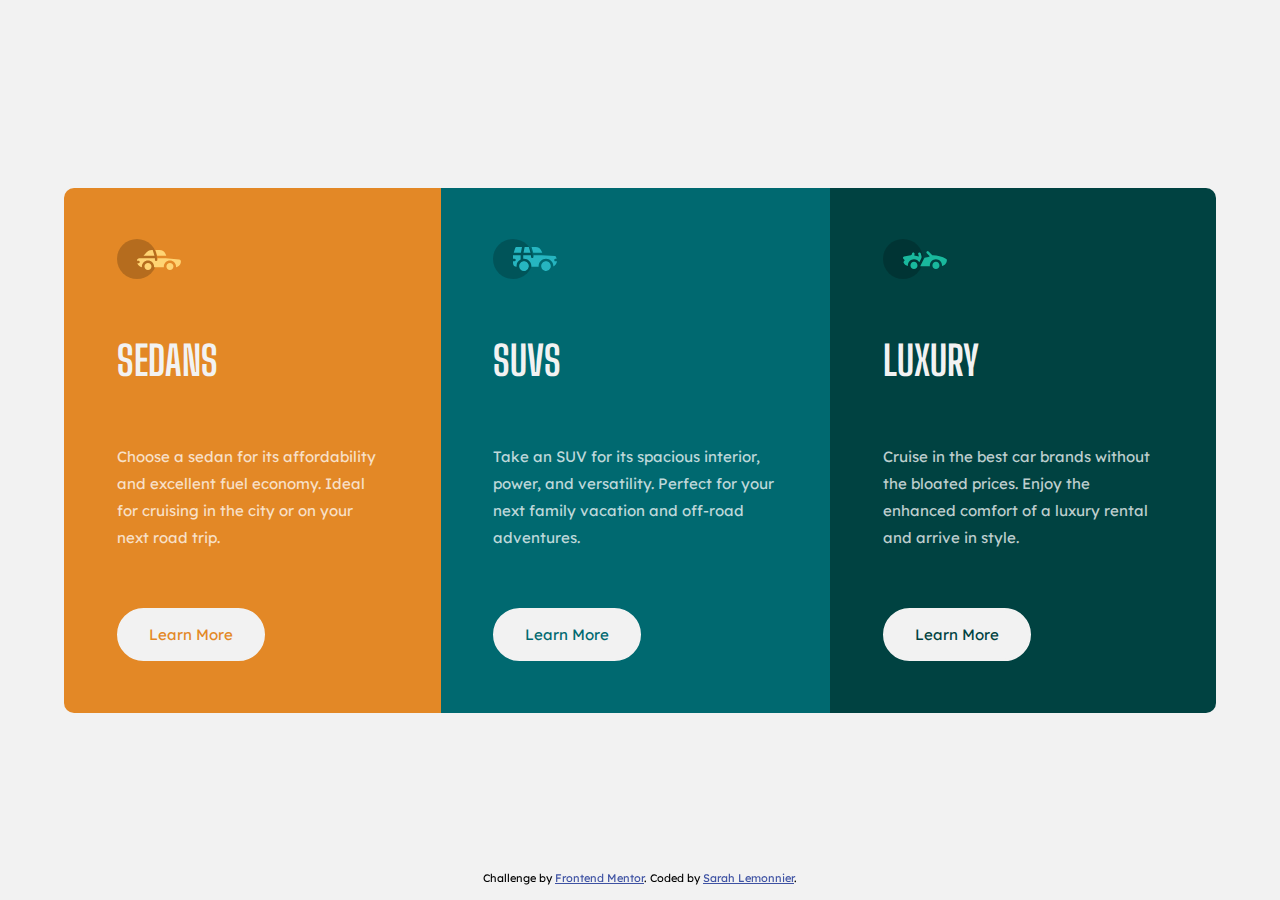
<file: 3-column-preview-card-component-main/index.html>
<!DOCTYPE html>
<html lang="en">
<head>
  <meta charset="UTF-8">
  <meta name="viewport" content="width=device-width, initial-scale=1.0"> <!-- displays site properly based on user's device -->
  <link rel="preconnect" href="https://fonts.googleapis.com">
  <link rel="preconnect" href="https://fonts.gstatic.com" crossorigin>
  <link href="https://fonts.googleapis.com/css2?family=Big+Shoulders+Display:wght@700&family=Lexend+Deca:wght@100;200;300;400&display=swap" rel="stylesheet"> 
  <link rel="stylesheet" href="style.css">
  <link rel="icon" type="image/png" sizes="32x32" href="./images/favicon-32x32.png">
  <title>Frontend Mentor | 3-column preview card component</title>
</head>
<body>

  <main class="container">
    <section class="card">

      <img src="images/icon-sedans.svg" alt="Sedans car icon">
      <h2 class="title-card">Sedans</h2>
      <p class="description-card">  Choose a sedan for its affordability and excellent fuel economy. Ideal for cruising in the city or on your next road trip.</p>

      <a href="#" class="learn-more-link">Learn More</a>

    </section>
    <section class="card">

      <img src="images/icon-suvs.svg" alt="SUVs car icon">
      <h2 class="title-card">SUVs</h2>
      <p class="description-card">  Take an SUV for its spacious interior, power, and versatility. Perfect for your next family vacation and off-road adventures.</p>

      <a href="#" class="learn-more-link">Learn More</a>

    </section>
    <section class="card">

      <img src="images/icon-luxury.svg" alt="Luxury car icon">
      <h2 class="title-card">Luxury</h2>
      <p class="description-card">Cruise in the best car brands without the bloated prices. Enjoy the enhanced comfort of a luxury 
        rental and arrive in style.</p>

      <a href="#" class="learn-more-link">Learn More</a>

    </section>
  </main>
  
  <div class="attribution">
    Challenge by <a href="https://www.frontendmentor.io?ref=challenge" target="_blank">Frontend Mentor</a>. 
    Coded by <a href="#">Sarah Lemonnier</a>.
  </div>
</body>
</html>
</file>
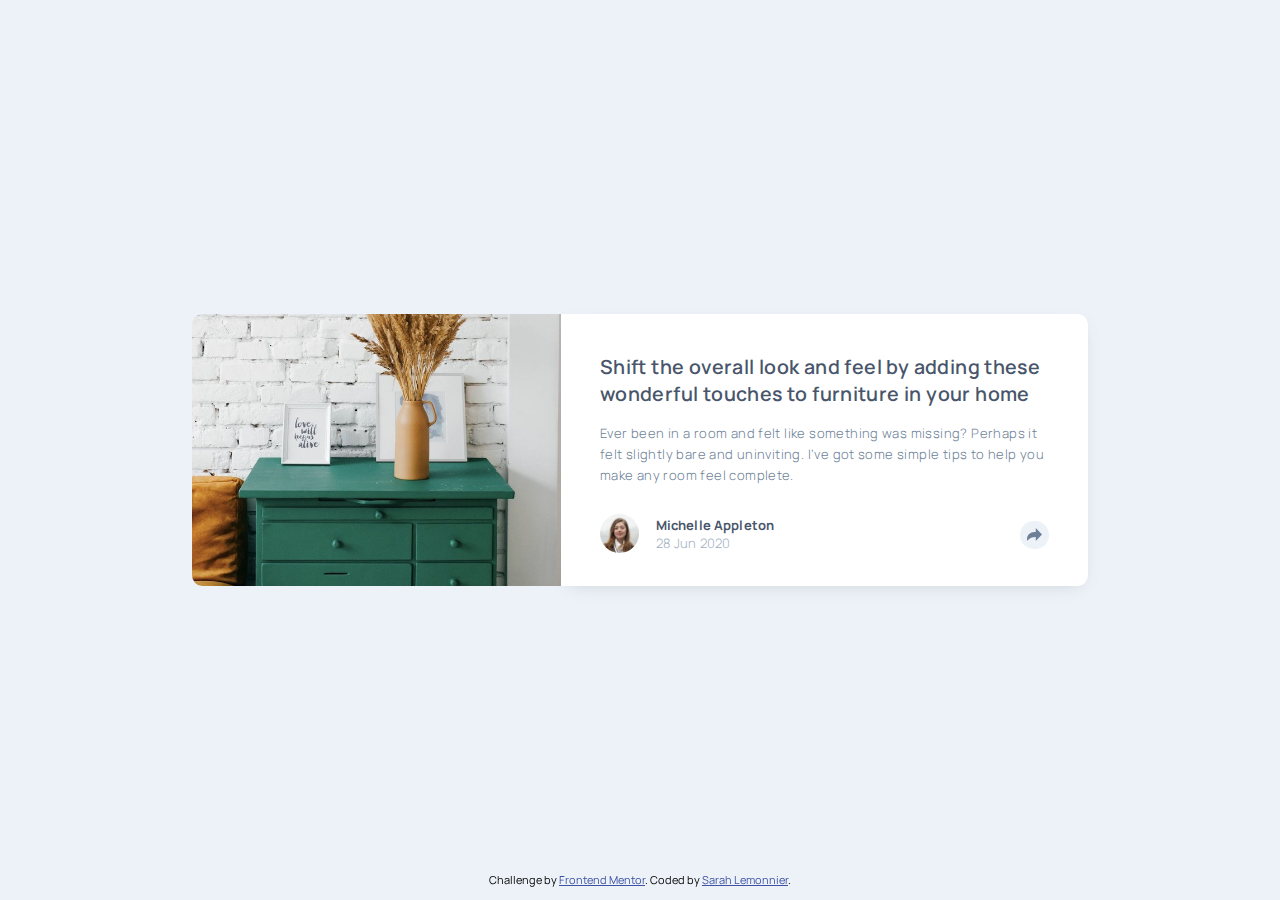
<file: article-preview-component-master/index.html>
<!DOCTYPE html>
<html lang="en">
<head>
  <meta charset="UTF-8">
  <meta name="viewport" content="width=device-width, initial-scale=1.0"> <!-- displays site properly based on user's device -->
  <link rel="preconnect" href="https://fonts.googleapis.com">
  <link rel="preconnect" href="https://fonts.gstatic.com" crossorigin>
  <link href="https://fonts.googleapis.com/css2?family=Manrope:wght@200;300;500;600;700&display=swap" rel="stylesheet"> 
  <link rel="icon" type="image/png" sizes="32x32" href="./images/favicon-32x32.png">
  <link rel="stylesheet" href="style.css">
  <script src="script.js" defer></script>
  <title>Frontend Mentor | Article preview component</title>
</head>
<body>

  <main class="card">
    <div class="illustration"></div>
    <section class="textual-infos">
      <h1 class="card-title">
        Shift the overall look and feel by adding these wonderful 
        touches to furniture in your home
      </h1>
      <p class="card-description">
        Ever been in a room and felt like something was missing? Perhaps 
        it felt slightly bare and uninviting. I’ve got some simple tips 
        to help you make any room feel complete.
      </p>
      <div class="author-infos">
        <div class="author-img-container">
          <img src="images/avatar-michelle.jpg" alt="Woman with long brown hair">
        </div>
        <div class="author-date-container">
          <h2 class="author-name">Michelle Appleton</h2>
          <h3 class="date">28 Jun 2020</h3>
        </div>
        <div class="container">
          <div class="share-bar-desktop" id="share-bar-desktop">
            <span class="share">Share</span>
            <img src="images/icon-facebook.svg" alt="Facebook icon (f letter)">
            <img src="images/icon-twitter.svg" alt="Twitter icon (bird)">
            <img src="images/icon-pinterest.svg" alt="Pinterest icon (p letter)">
          </div>
          <div class="share-img-container" id="arrow">
            <svg xmlns="http://www.w3.org/2000/svg" width="15" height="13"><path fill="#6E8098" d="M15 6.495L8.766.014V3.88H7.441C3.33 3.88 0 7.039 0 10.936v2.049l.589-.612C2.59 10.294 5.422 9.11 8.39 9.11h.375v3.867L15 6.495z"/></svg>
          </div>
        </div>
        <div class="share-bar-mobile" id="share-bar-mobile">
          <span class="share">Share</span>
          <img src="images/icon-facebook.svg" alt="Facebook icon (f letter)">
          <img src="images/icon-twitter.svg" alt="Twitter icon (bird)">
          <img src="images/icon-pinterest.svg" alt="Pinterest icon (p letter)">
        </div>
      </div>
    </section>
  </main>
  
  <div class="attribution">
    Challenge by <a href="https://www.frontendmentor.io?ref=challenge" target="_blank">Frontend Mentor</a>. 
    Coded by <a href="#">Sarah Lemonnier</a>.
  </div>
</body>
</html>
</file>
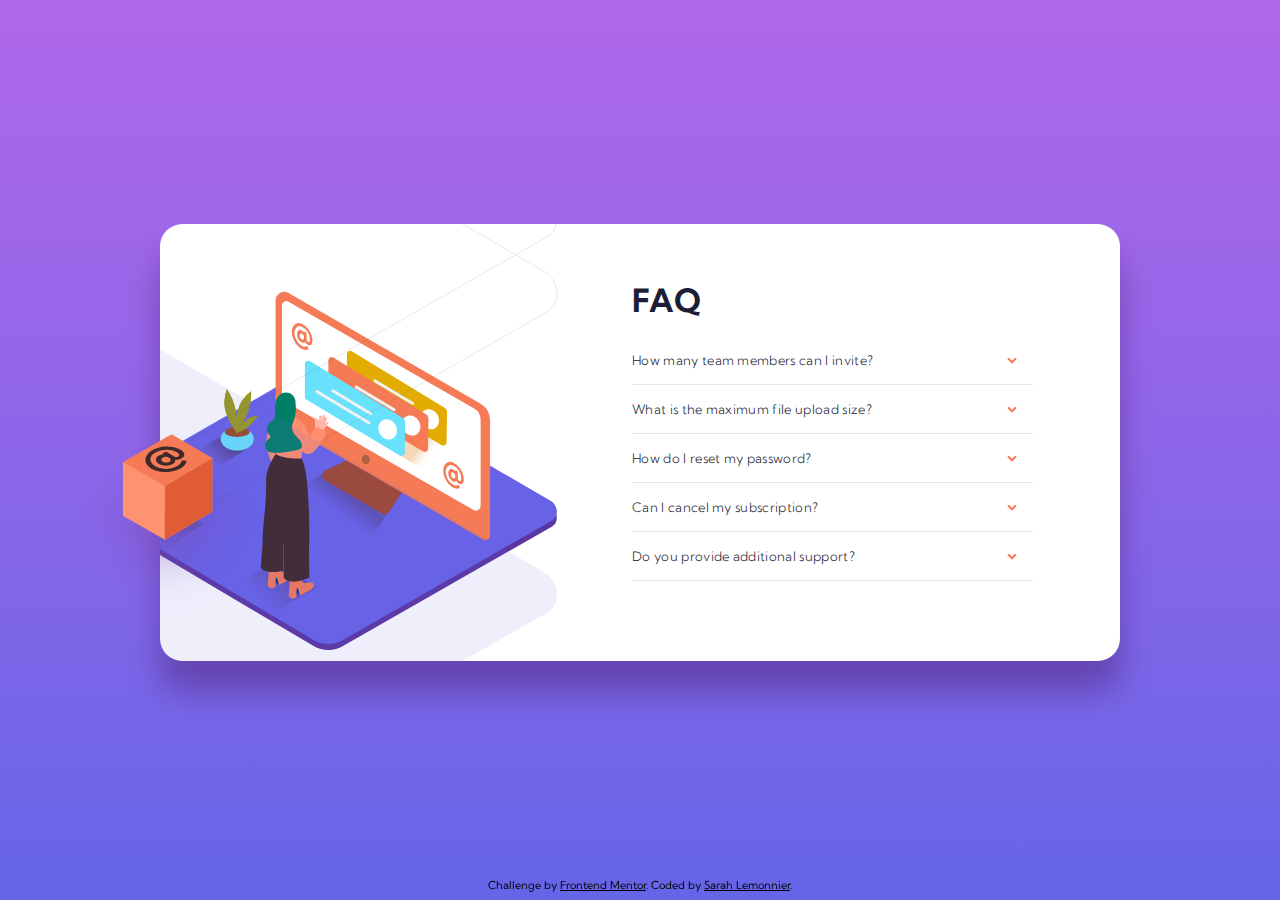
<file: faq-accordion-card-main/index.html>
<!DOCTYPE html>
<html lang="en">
<head>
  <meta charset="UTF-8">
  <meta name="viewport" content="width=device-width, initial-scale=1.0"> <!-- displays site properly based on user's device -->
  <link rel="preconnect" href="https://fonts.googleapis.com">
  <link rel="preconnect" href="https://fonts.gstatic.com" crossorigin>
  <link href="https://fonts.googleapis.com/css2?family=Kumbh+Sans:wght@100;200;300;400;500;600;700&display=swap" rel="stylesheet"> 
  <link rel="icon" type="image/png" sizes="32x32" href="./images/favicon-32x32.png">
  <link rel="stylesheet" href="style.css">
  <script src="script.js" defer></script>
  <title>Frontend Mentor | FAQ Accordion Card</title>
</head>
<body>

  <main class="card">
          <!-- displays when width device >= 1000px -->

          <img src="images/illustration-box-desktop.svg" alt="box illustration" id="desktop-box">
    <div class="svgs-container">

      <!-- displays when width device < 1000px -->

      <img src="images/illustration-woman-online-mobile.svg" alt="woman illustration doing researches on a computer" class="svg-illustration" id="mobile-woman">
      <img src="images/bg-pattern-mobile.svg" alt="grayish background under illustration of woman on the computer" class="svg-illustration" id="mobile-bg">


      <!-- displays when width device >= 1000px -->

      <img src="images/illustration-woman-online-desktop.svg" alt="woman illustration doing researches on a computer" id="desktop-woman">
      <img src="images/bg-pattern-desktop.svg" alt="grayish background under illustration of woman on the computer" id="desktop-bg">


    </div>
    <section class="faq">
      <h1 class="title-faq">FAQ</h1>
      <div class="question-answer-container">
        <h2 class="question">How many team members can I invite?
          <img src="images/icon-arrow-down.svg" alt="arrow down" class="arrow">
        </h2>
        <p class="answer">  You can invite up to 2 additional users on the Free plan. There is no limit on team members for the Premium plan.</p>
      </div>
      <div class="question-answer-container">
        <h2 class="question">What is the maximum file upload size?
          <img src="images/icon-arrow-down.svg" alt="arrow down" class="arrow">
        </h2>
        <p class="answer">No more than 2GB. All files in your account must fit your allotted storage space.</p>
      </div>
      <div class="question-answer-container">
        <h2 class="question">How do I reset my password?
          <img src="images/icon-arrow-down.svg" alt="arrow down" class="arrow">
        </h2>
        <p class="answer">Click “Forgot password” from the login page or “Change password” from your profile page. A reset link will be emailed to you.</p>
      </div>
      <div class="question-answer-container">
        <h2 class="question">Can I cancel my subscription?
          <img src="images/icon-arrow-down.svg" alt="arrow down" class="arrow">
        </h2>
        <p class="answer">Yes! Send us a message and we’ll process your request no questions asked.</p>
      </div>
      <div class="question-answer-container">
        <h2 class="question">Do you provide additional support?
          <img src="images/icon-arrow-down.svg" alt="arrow down" class="arrow">
        </h2>
        <p class="answer">Chat and email support is available 24/7. Phone lines are open during normal business hours.</p>
      </div>
    </section>

  </main>

  <div class="attribution">
    Challenge by <a href="https://www.frontendmentor.io?ref=challenge" target="_blank">Frontend Mentor</a>. 
    Coded by <a href="#">Sarah Lemonnier</a>.
  </div>
</body>
</html>
</file>
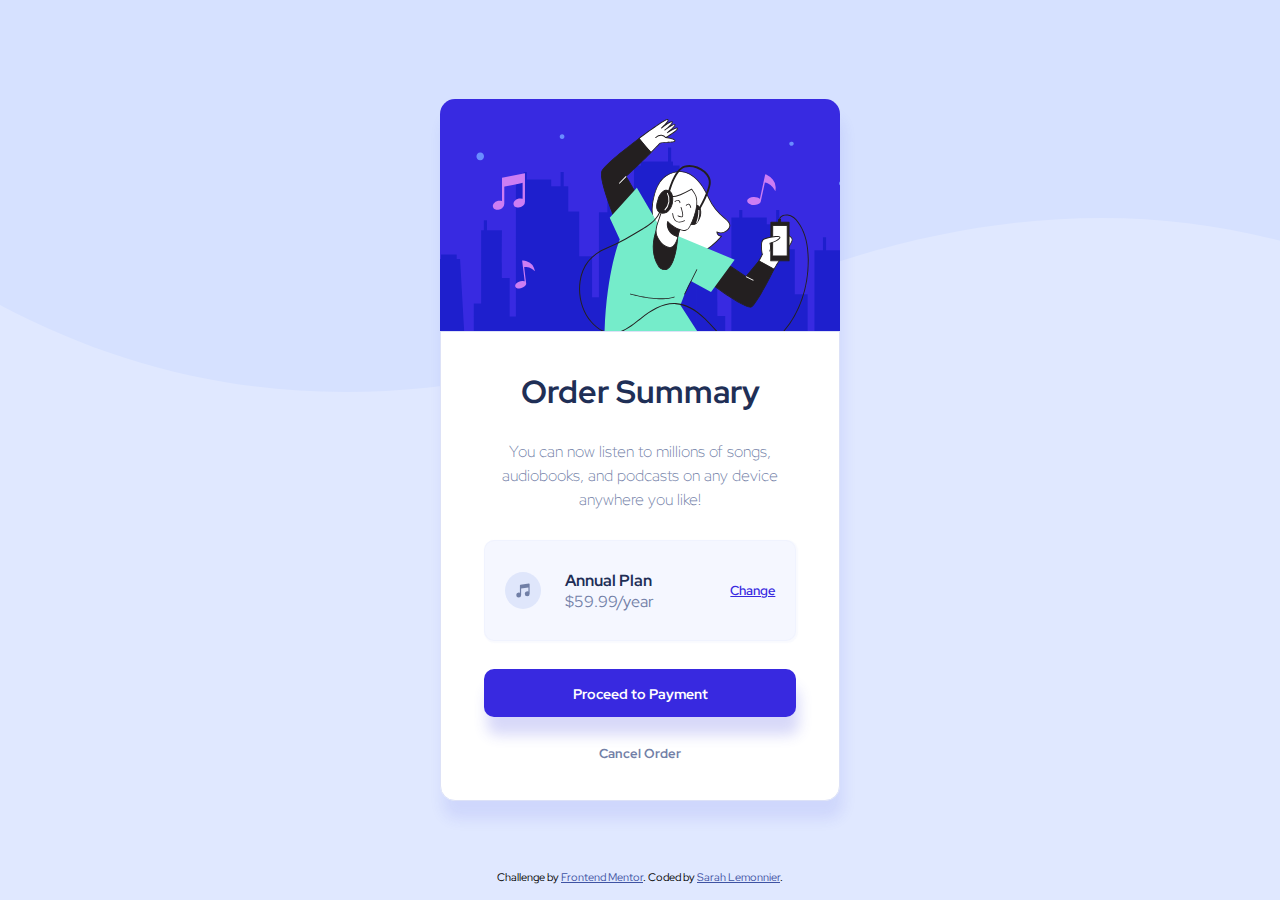
<file: order-summary-component-main/index.html>
<!DOCTYPE html>
<html lang="en">
<head>
  <meta charset="UTF-8">
  <meta name="viewport" content="width=device-width, initial-scale=1.0"> <!-- displays site properly based on user's device -->
  <link rel="preconnect" href="https://fonts.googleapis.com">
  <link rel="preconnect" href="https://fonts.gstatic.com" crossorigin>
  <link href="https://fonts.googleapis.com/css2?family=Red+Hat+Display:wght@300;400;500;600;700;800;900&display=swap" rel="stylesheet"> 
  <link rel="icon" type="image/png" sizes="32x32" href="./images/favicon-32x32.png">
  <title>Frontend Mentor | Order summary card</title>
  <link rel="stylesheet" href="style.css">
</head>
<body>


  <section class="order-summary-section">
    <div class="top-illustration"></div>
    <div class="textual-informations">
      <h1 class="order-summary-title">Order Summary</h1>

      <p class="offer-description">You can now listen to millions of songs, audiobooks, and podcasts on any device anywhere you like!</p>
    
      <div class="offer-price-container">
        <img src="images/icon-music.svg" alt="Music Icon">
        <div class="offer-text-container">
          <h2 class="offer-title">Annual Plan</h2> 
          <span class="price">$59.99/year</span>
        </div> 
        <a href="#" class="change-link">Change</a> 
      </div>
    
      <a href="#" class="payment-link">Proceed to Payment</a>
      <a href="#" class="cancel-link">Cancel Order</a>
    </div>
  </section>

  <div class="attribution">
    Challenge by <a href="https://www.frontendmentor.io?ref=challenge" target="_blank">Frontend Mentor</a>. 
    Coded by <a href="#">Sarah Lemonnier</a>.
  </div>
</body>
</html>
</file>
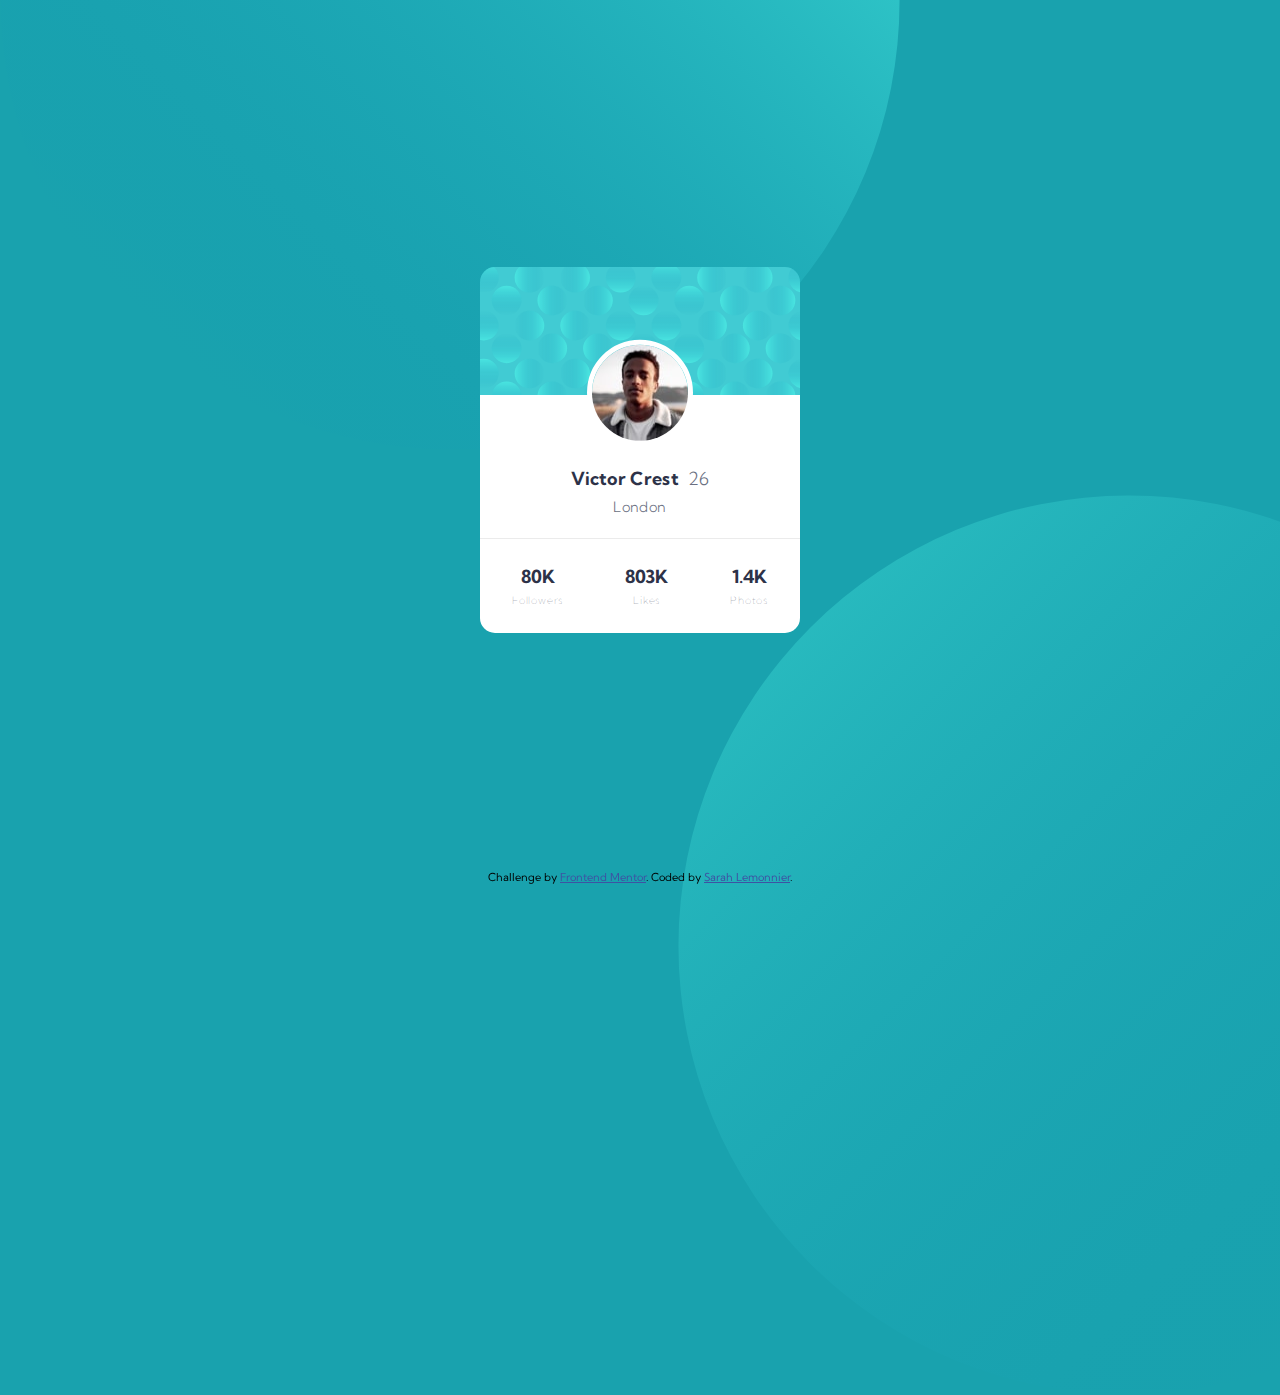
<file: profile-card-component-main/index.html>
<!DOCTYPE html>
<html lang="en">
<head>
  <meta charset="UTF-8">
  <meta name="viewport" content="width=device-width, initial-scale=1.0"> <!-- displays site properly based on user's device -->
  <link rel="preconnect" href="https://fonts.googleapis.com">
  <link rel="preconnect" href="https://fonts.gstatic.com" crossorigin>
  <link href="https://fonts.googleapis.com/css2?family=Kumbh+Sans:wght@100;200;300;400;600&display=swap" rel="stylesheet"> 
  <link rel="icon" type="image/png" sizes="32x32" href="./images/favicon-32x32.png">
  <link rel="stylesheet" href="style.css">
  <title>Frontend Mentor | Profile card component</title>
</head>
<body>

  <main class="card">
    <div class="background-top-card">
      <div class="img-profile-container">
        <img src="images/image-victor.jpg" alt="Profile image of Victor">
      </div>
    </div>
    <section class="profile-infos-container">

      <div class="name-age-container">
        <h1 class="profile-name">Victor Crest</h1>
        <span class="age">26</span>
      </div>

      <h2 class="city">London</h2>

      <section class="profile-stats">
        <div class="stat-container">
          <h3 class="stat-number">80K</h3>
          <span class="stat-subtitle">Followers</span>
        </div>
        <div class="stat-container">
          <h3 class="stat-number">803K</h3>
          <span class="stat-subtitle">Likes</span>
        </div>
        <div class="stat-container">
          <h3 class="stat-number">1.4K</h3>
          <span class="stat-subtitle">Photos</span>
        </div>
      </section>
        
    </section>

  </main>


  <div class="attribution">
    Challenge by <a href="https://www.frontendmentor.io?ref=challenge" target="_blank">Frontend Mentor</a>. 
    Coded by <a href="#">Sarah Lemonnier</a>.
  </div>
</body>
</html>
</file>
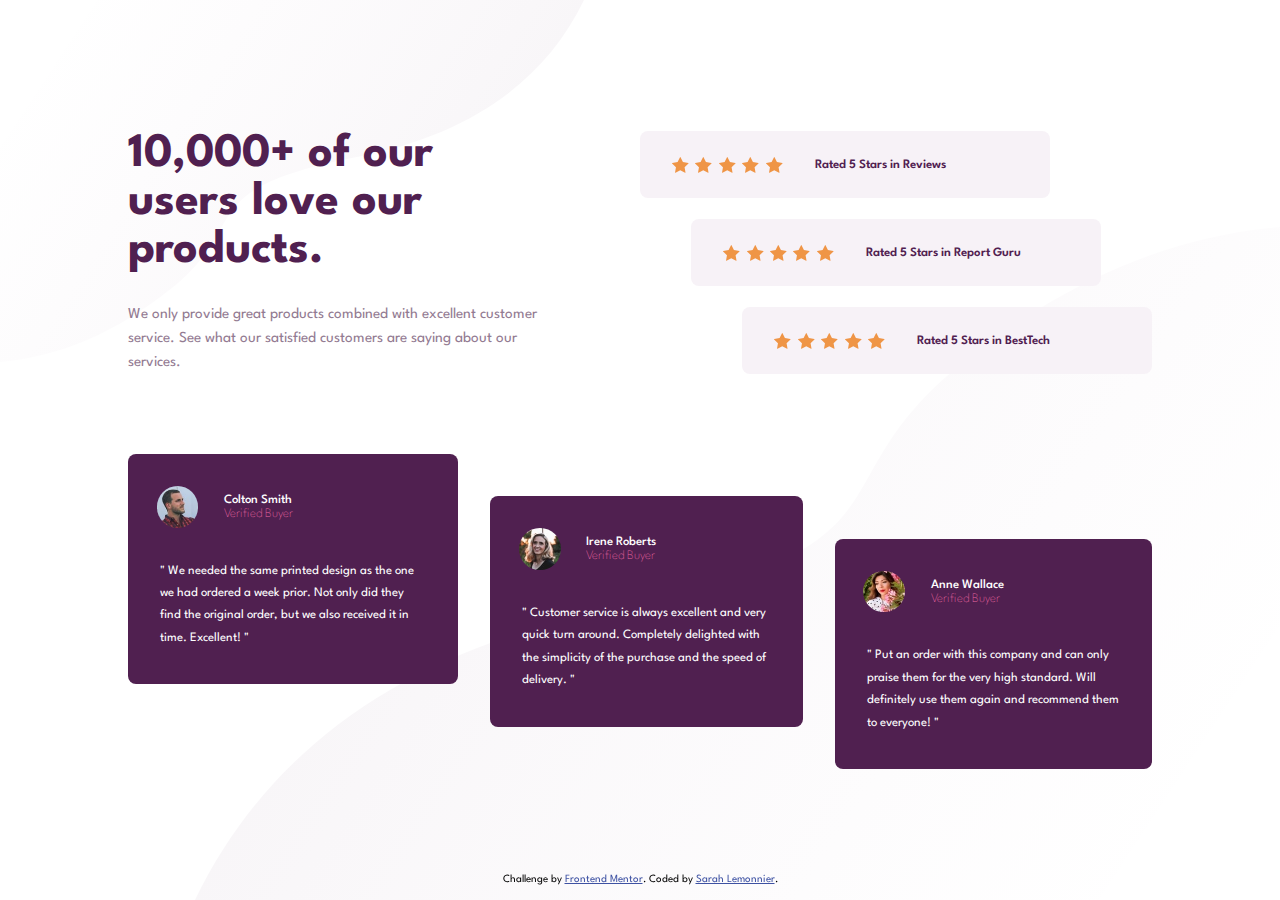
<file: social-proof-section-master/index.html>
<!DOCTYPE html>
<html lang="en">
  <head>
    <meta charset="UTF-8" />
    <meta name="viewport" content="width=device-width, initial-scale=1.0" />
    <!-- displays site properly based on user's device -->
    <link rel="preconnect" href="https://fonts.googleapis.com">
    <link rel="preconnect" href="https://fonts.gstatic.com" crossorigin>
    <link href="https://fonts.googleapis.com/css2?family=Spartan:wght@100;200;400;500;700&display=swap" rel="stylesheet"> 
    <link
      rel="icon"
      type="image/png"
      sizes="32x32"
      href="./images/favicon-32x32.png"
    />
    <link rel="stylesheet" href="style.css">
    <title>Frontend Mentor | Social proof section</title>
  </head>
  <body>

    <main class="container">
      <section class="title-ratings-section">
        <div class="title-description-container">
          <h1 class="title">10,000+ of our users love our products.</h1>
          <p class="description">We only provide great products combined with excellent customer service. See what our satisfied customers are saying about our services.</p>
        </div>
        <div class="ratings-container">
          <div class="rating-container">
            <div class="stars-container">
              <img src="images/icon-star.svg" alt="Yellow star" class="star">
              <img src="images/icon-star.svg" alt="Yellow star" class="star">
              <img src="images/icon-star.svg" alt="Yellow star" class="star">
              <img src="images/icon-star.svg" alt="Yellow star" class="star">
              <img src="images/icon-star.svg" alt="Yellow star" class="star">
            </div>
            <span class="rated-by">Rated 5 Stars in Reviews</span>
          </div>
          <div class="rating-container">
            <div class="stars-container">
              <img src="images/icon-star.svg" alt="Yellow star" class="star">
              <img src="images/icon-star.svg" alt="Yellow star" class="star">
              <img src="images/icon-star.svg" alt="Yellow star" class="star">
              <img src="images/icon-star.svg" alt="Yellow star" class="star">
              <img src="images/icon-star.svg" alt="Yellow star" class="star">
            </div>
            <span class="rated-by">Rated 5 Stars in Report Guru</span>
          </div>
          <div class="rating-container">
            <div class="stars-container">
              <img src="images/icon-star.svg" alt="Yellow star" class="star">
              <img src="images/icon-star.svg" alt="Yellow star" class="star">
              <img src="images/icon-star.svg" alt="Yellow star" class="star">
              <img src="images/icon-star.svg" alt="Yellow star" class="star">
              <img src="images/icon-star.svg" alt="Yellow star" class="star">
            </div>
            <span class="rated-by">Rated 5 Stars in BestTech</span>
          </div>
        </div>
      </section>
      <section class="reviews-section">
        <div class="review-container">
          <div class="info-reviewer">
            <div class="profile-img-container">
              <img src="images/image-colton.jpg" alt="Man with short brown hair">
            </div>
            <div class="textual-infos-reviewer">
              <h2 class="name-reviewer">Colton Smith</h2>
              <span class="verified-buyer">Verified Buyer</span>
            </div>
          </div>
          <p class="review">
            " We needed the same printed design as the one we had ordered a week prior.
            Not only did they find the original order, but we also received it in time.
            Excellent! "
          </p>
        </div>
        <div class="review-container">
          <div class="info-reviewer">
            <div class="profile-img-container">
              <img src="images/image-irene.jpg" alt="Woman with blond hair">
            </div>
            <div class="textual-infos-reviewer">
              <h2 class="name-reviewer">Irene Roberts </h2>
              <span class="verified-buyer">Verified Buyer</span>
            </div>
          </div>
          <p class="review">
            " Customer service is always excellent and very quick turn around. Completely
            delighted with the simplicity of the purchase and the speed of delivery. "
          </p>
        </div>
        <div class="review-container">
          <div class="info-reviewer">
            <div class="profile-img-container">
              <img src="images/image-anne.jpg" alt="Woman with brown hair">
            </div>
            <div class="textual-infos-reviewer">
              <h2 class="name-reviewer">Anne Wallace </h2>
              <span class="verified-buyer">Verified Buyer</span>
            </div>
          </div>
          <p class="review">
            " Put an order with this company and can only praise them for the very high
            standard. Will definitely use them again and recommend them to everyone! "
          </p>
        </div>
      </section>
    </main>

    <div class="attribution">
      Challenge by
      <a href="https://www.frontendmentor.io?ref=challenge" target="_blank"
        >Frontend Mentor</a
      >. Coded by <a href="#">Sarah Lemonnier</a>.
    </div>
  </body>
</html>
</file>
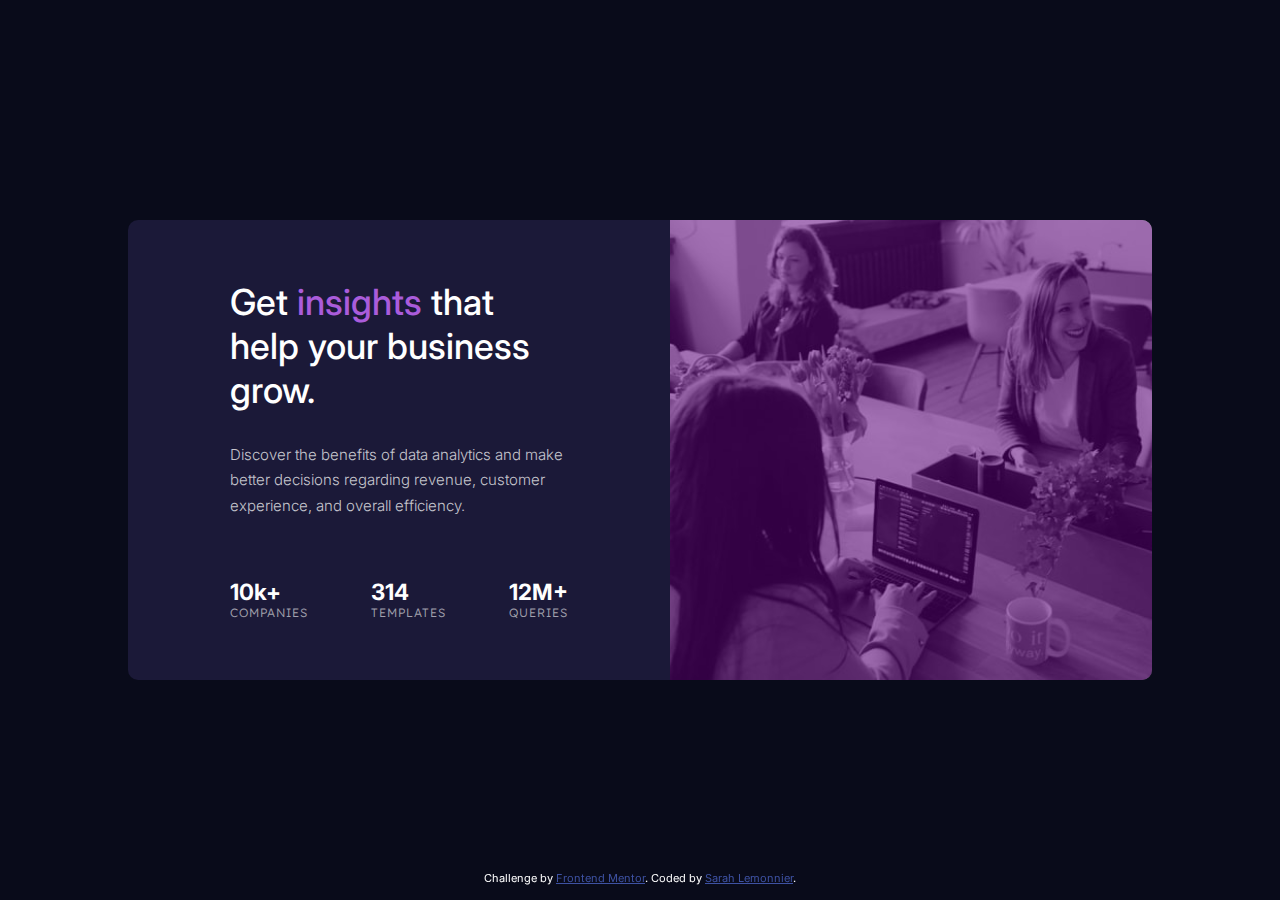
<file: stats-preview-card-component-main/index.html>
<!DOCTYPE html>
<html lang="en">
<head>
  <meta charset="UTF-8">
  <meta name="viewport" content="width=device-width, initial-scale=1.0"> <!-- displays site properly based on user's device -->
  <link rel="preconnect" href="https://fonts.googleapis.com">
  <link rel="preconnect" href="https://fonts.gstatic.com" crossorigin>
  <link href="https://fonts.googleapis.com/css2?family=Inter:wght@300;400;500;700&family=Lexend+Deca:wght@100;300;400;500&display=swap" rel="stylesheet"> 
  <link rel="stylesheet" href="style.css">
  <link rel="icon" type="image/png" sizes="32x32" href="./images/favicon-32x32.png"> 
  <title>Frontend Mentor | Stats preview card component</title>
</head>
<body>

  <main class="main-card">
    <section class="text-container">
      <h1 class="card-title">Get <span class="accent">insights</span> that help your business grow.</h1>

      <p class="card-description">Discover the benefits of data analytics and make better decisions regarding revenue, customer experience, and overall efficiency.</p>

      <div class="stats-container">
        <div class="stat-container">
          <strong class="stat-number">10k+</strong>
          <span class="stat-subtitle">companies</span>
        </div>

        <div class="stat-container">
          <strong class="stat-number">314</strong>
          <span class="stat-subtitle">templates</span>
        </div>

        <div class="stat-container">
          <strong class="stat-number">12M+</strong>
          <span class="stat-subtitle">queries</span>
        </div>
      </div>

    </section>
    <section class="picture-container"></section>
  </main>


  <div class="attribution">
    Challenge by <a href="https://www.frontendmentor.io?ref=challenge" target="_blank">Frontend Mentor</a>. 
    Coded by <a href="#">Sarah Lemonnier</a>.
  </div>
</body>
</html>
</file>
<file: 3-column-preview-card-component-main/style.css>
/*
* Prefixed by https://autoprefixer.github.io
* PostCSS: v8.3.6,
* Autoprefixer: v10.3.1
* Browsers: last 4 version
*/

/* MAIN COLOR VALUES */

:root {
    --bright-orange: hsl(31, 77%, 52%);
    --dark-cyan: hsl(184, 100%, 22%);
    --very-dark-cyan: hsl(179, 100%, 13%);
    --transparent-white: hsla(0, 0%, 100%, 0.75);
    --very-light-gray: hsl(0, 0%, 95%);
}

/* mini reset */

* {
    margin: 0;
    padding: 0;
    -webkit-box-sizing: border-box;
            box-sizing: border-box;
}

html {
    font-size: 15px;
}

body {
    min-height: 100vh;
    display: -webkit-box;
    display: -ms-flexbox;
    display: flex;
    -webkit-box-pack: center;
        -ms-flex-pack: center;
            justify-content: center;
    -webkit-box-align: center;
        -ms-flex-align: center;
            align-items: center;
    font-family: "Lexend Deca", sans-serif;
    background-color: var(--very-light-gray);
}

.container {
    display: -webkit-box;
    display: -ms-flexbox;
    display: flex;
    -webkit-box-orient: vertical;
    -webkit-box-direction: normal;
        -ms-flex-direction: column;
            flex-direction: column;
    width: 90vw;
    border-radius: 10px;
    overflow: hidden;
    margin: 4rem 1rem;
}

.card {
    min-height: 29rem;
    height: auto;
    padding: 1.5rem 3.5rem;
    display: -webkit-box;
    display: -ms-flexbox;
    display: flex;
    -webkit-box-orient: vertical;
    -webkit-box-direction: normal;
        -ms-flex-direction: column;
            flex-direction: column;
    -ms-flex-pack: distribute;
        justify-content: space-around;
}

.card:nth-child(1) {
    background-color: var(--bright-orange);
}

.card:nth-child(2) {
    background-color: var(--dark-cyan);
}

.card:nth-child(3) {
    background-color: var(--very-dark-cyan);
}

img {
    -ms-flex-item-align: start;
        align-self: flex-start;
}

.title-card {
    font-family: "Big Shoulders Display", cursive;
    color: var(--very-light-gray);
    text-transform: uppercase;
    font-size: 2.5rem;
}

.description-card {
    color: var(--transparent-white);
    line-height: 1.8rem;
}

.learn-more-link {
    display: block;
    text-decoration: none;
    background-color: var(--very-light-gray);
    -ms-flex-item-align: start;
        align-self: flex-start;
    padding: 1rem 2rem;
    border-radius: 999px;
    border: 2px solid var(--very-light-gray);
}

.card:nth-child(1) .learn-more-link {
    color: var(--bright-orange);
}

.card:nth-child(2) .learn-more-link {
    color: var(--dark-cyan);
}

.card:nth-child(3) .learn-more-link {
    color: var(--very-dark-cyan);
}

.attribution { 
    font-size: 11px; 
    text-align: center; 
    position: fixed;
    bottom: 1rem;
}

.attribution a { 
   color: hsl(228, 45%, 44%); 
}


/* RESPONSIVE (mobile first approach) */

@media screen and (min-width: 600px) {

    img, .learn-more-link {
        margin: 0 auto;
    }

    .card {
        text-align: center;
    }

}

@media screen and (min-width: 950px) {

    img, .learn-more-link {
        margin: 0;
    }

    .card {
        text-align: left;
        min-height: 35rem;
    }

    .title-card {
        font-size: 2.7rem;
    }

    .container {
        -webkit-box-orient: horizontal;
        -webkit-box-direction: normal;
            -ms-flex-direction: row;
                flex-direction: row;
    }

    .learn-more-link:hover {
        background-color: transparent;
        -webkit-transition: all 0.3s ease;
        -o-transition: all 0.3s ease;
        transition: all 0.3s ease;
    }

    .card:nth-child(1) .learn-more-link:hover, .card:nth-child(2) .learn-more-link:hover, .card:nth-child(3) .learn-more-link:hover {
        color: var(--transparent-white);
    }



}

@media screen and (min-width: 1300px) {

    .container {
        width: 70vw;
    }

    .description-card {
        margin: 0 1rem 2.8rem 0;
    }

}
</file>
<file: article-preview-component-master/style.css>
/*
* Prefixed by https://autoprefixer.github.io
* PostCSS: v8.3.6,
* Autoprefixer: v10.3.1
* Browsers: last 4 version
*/

/* main color values */

:root {
    --very-dark-grayish-blue: hsl(217, 19%, 35%);
    --desaturated-dark-blue: hsl(214, 17%, 51%);
    --grayish-blue: hsl(212, 23%, 69%);
    --light-grayish-blue: hsl(210, 46%, 95%);
}

/* mini reset */

*,
*::before,
*::after {
    margin: 0;
    padding: 0;
    -webkit-box-sizing: border-box;
            box-sizing: border-box;
}

html {
    font-size: 13px;
}

body {
    min-height: 100vh;
    font-family: 'Manrope', sans-serif;
    background-color: var(--light-grayish-blue);
    display: -webkit-box;
    display: -ms-flexbox;
    display: flex;
    -webkit-box-pack: center;
        -ms-flex-pack: center;
            justify-content: center;
    -webkit-box-align: center;
        -ms-flex-align: center;
            align-items: center;
}

.card {
    width: 87vw;
    display: -webkit-box;
    display: -ms-flexbox;
    display: flex;
    -webkit-box-orient: vertical;
    -webkit-box-direction: normal;
        -ms-flex-direction: column;
            flex-direction: column;
}

.illustration {
    background: url(images/drawers.jpg);
    height: 29vh;
    background-size: cover;
    background-repeat: no-repeat;
    border-top-left-radius: 0.8rem;
    border-top-right-radius: 0.8rem;
}

.textual-infos {
    -webkit-box-flex: 1;
        -ms-flex: auto;
            flex: auto;
    background-color: white;
    display: -webkit-box;
    display: -ms-flexbox;
    display: flex;
    -webkit-box-orient: vertical;
    -webkit-box-direction: normal;
        -ms-flex-direction: column;
            flex-direction: column;
    border-bottom-left-radius: 0.8rem;
    border-bottom-right-radius: 0.8rem;
    row-gap: 1.2rem;
    -webkit-box-shadow: 0 5px 18px -9px rgba(140, 140, 140, 0.445);
            box-shadow: 0 5px 18px -9px rgba(140, 140, 140, 0.445); 
}

.card-title {
    color: var(--very-dark-grayish-blue);
    font-weight: 600;
    font-size: 1.2rem;
    padding: 3rem 2.5rem 0 2.5rem;
    letter-spacing: 0.03rem;
}

.card-description {
    color: var(--desaturated-dark-blue);
    font-weight: 300;
    line-height: 1.6rem;
    letter-spacing: 0.03rem;
    padding: 0 2.5rem 0.5rem 2.5rem;
}

.author-infos {
    display: -webkit-box;
    display: -ms-flexbox;
    display: flex;
    -webkit-box-align: center;
        -ms-flex-align: center;
            align-items: center;
    padding: 1rem 2.5rem 1.3rem 2.5rem;
    position: relative;
    overflow: hidden;
    border-bottom-left-radius: 0.8rem;
    border-bottom-right-radius: 0.8rem;
}

.author-img-container {
    height: 3rem;
}

.author-img-container > img {
    height: 100%;
    border-radius: 50%;
}

.author-date-container {
  -webkit-box-flex: 2;
      -ms-flex-positive: 2;
          flex-grow: 2;
  padding-left: 1.3rem;
}

.author-name {
    color: var(--very-dark-grayish-blue);
    font-size: 1rem;
    letter-spacing: 0.01rem;
}

.date {
    color: var(--grayish-blue);
    font-size: 1rem;
    font-weight: 300;
    letter-spacing: 0.02rem;
}

.container {
    z-index: 5;
    position: relative;
}

.share-img-container {
    background-color: var(--light-grayish-blue);
    border-radius: 50%;
    height: 2.2rem;
    width: 2.2rem;
    display: -webkit-box;
    display: -ms-flexbox;
    display: flex;
    -webkit-box-pack: center;
        -ms-flex-pack: center;
            justify-content: center;
    -webkit-box-align: center;
        -ms-flex-align: center;
            align-items: center;
    cursor: pointer;
    margin-top: 0.2rem;
}

.share-img-container:hover {
    background-color: hsl(212, 21%, 74%);
}

.arrow-active-mobile {
    background-color: var(--grayish-blue);
}

/* Share Bar MOBILE */

.share-bar-mobile {
    position: absolute;
    background-color: var(--very-dark-grayish-blue);
    height: 100%;
    width: 100%;
    top: 0;
    left: 0;
    display: -webkit-box;
    display: -ms-flexbox;
    display: flex;
    -webkit-box-align: center;
        -ms-flex-align: center;
            align-items: center;
    padding-left: 3rem;
    -webkit-column-gap: 1.4rem;
       -moz-column-gap: 1.4rem;
            column-gap: 1.4rem;
    opacity: 0; 
    -webkit-transform: translate3d(0, 100%, 0); 
            transform: translate3d(0, 100%, 0);
}

.share-bar-mobile-active {
    -webkit-transform: translate3d(0, 0, 0);
            transform: translate3d(0, 0, 0);
    opacity: 100%;
    -webkit-transition: opacity 0.2s ease, -webkit-transform 0.5s ease;
    transition: opacity 0.2s ease, -webkit-transform 0.5s ease;
    -o-transition: transform 0.5s ease, opacity 0.2s ease;
    transition: transform 0.5s ease, opacity 0.2s ease;
    transition: transform 0.5s ease, opacity 0.2s ease, -webkit-transform 0.5s ease;
}

.share-bar-mobile > img {
    cursor: pointer;
}

.share-bar-mobile > img:hover {
    -webkit-transform: translate3d(0, -0.2rem, 0);
            transform: translate3d(0, -0.2rem, 0);
    -webkit-transition: -webkit-transform 0.1s ease-out;
    transition: -webkit-transform 0.1s ease-out;
    -o-transition: transform 0.1s ease-out;
    transition: transform 0.1s ease-out;
    transition: transform 0.1s ease-out, -webkit-transform 0.1s ease-out;
}

/* Share Bar DESKTOP */

.share-bar-desktop {
    display: none;
}

.share {
    text-transform: uppercase;
    letter-spacing: 0.3rem;
    color: var(--grayish-blue);
    cursor: default;
}

.attribution { 
    font-size: 11px; 
    text-align: center;
    position: fixed;
    bottom: 1rem;
    width: 100%;
}

.attribution a { 
    color: hsl(228, 45%, 44%); 
    text-align: center;
}

/* responsive (mobile first) */

@media screen and (min-width: 850px) {

    .card {
        width: 80vw;
        display: -webkit-box;
        display: -ms-flexbox;
        display: flex;
        -webkit-box-orient: horizontal;
        -webkit-box-direction: normal;
            -ms-flex-direction: row;
                flex-direction: row;
    }

    .illustration {
        -webkit-box-flex: 0.7;
            -ms-flex: 0.7;
                flex: 0.7;
        height: auto;
        border-bottom-left-radius: 0.8rem;
        border-top-right-radius: 0;
    }

    .textual-infos {
        -webkit-box-flex: 1;
            -ms-flex: 1;
                flex: 1;
        border-bottom-left-radius: 0;
        border-top-right-radius: 0.8rem;
    }

    .author-infos {
        overflow: visible;
        padding: 1rem 3rem 2.5rem 3rem;
    }

    #share-bar-mobile {
        display: none;
    }

    .share-bar-desktop {
        display: block;
        position: absolute;
        background-color: var(--very-dark-grayish-blue);
        height: 4rem;
        width: auto;
        top: -50%;
        left: 30%;
        display: -webkit-box;
        display: -ms-flexbox;
        display: flex;
        -webkit-box-align: center;
            -ms-flex-align: center;
                align-items: center;
        padding: 0 2.5rem;
        -webkit-column-gap: 1.4rem;
           -moz-column-gap: 1.4rem;
                column-gap: 1.4rem;
        opacity: 0; 
        -webkit-transform: translate3d(-50%, 0, 0); 
                transform: translate3d(-50%, 0, 0);
        border-radius: 1rem;
    }

    .share-bar-desktop::before {
        content: '';
        position: absolute;
        width: 2rem;
        height: 2rem;
        bottom: -1.2rem;
        background-color: inherit;
        -webkit-transform: rotate(45deg) translateX(-50%);
            -ms-transform: rotate(45deg) translateX(-50%);
                transform: rotate(45deg) translateX(-50%);
        left: 50%;
    }

    .share-bar-desktop-active {
        -webkit-transform: translate3d(-50%, -120%, 0);
                transform: translate3d(-50%, -120%, 0);
        opacity: 100%;
        -webkit-transition: opacity 0.3s ease, -webkit-transform 0.6s ease;
        transition: opacity 0.3s ease, -webkit-transform 0.6s ease;
        -o-transition: transform 0.6s ease, opacity 0.3s ease;
        transition: transform 0.6s ease, opacity 0.3s ease;
        transition: transform 0.6s ease, opacity 0.3s ease, -webkit-transform 0.6s ease;
    }

    .share-bar-desktop > img {
        z-index: 100;
    }
    
    .share-bar-desktop > img:hover {
        -webkit-transform: translate3d(0, -0.2rem, 0);
                transform: translate3d(0, -0.2rem, 0);
        -webkit-transition: -webkit-transform 0.1s ease-out;
        transition: -webkit-transform 0.1s ease-out;
        -o-transition: transform 0.1s ease-out;
        transition: transform 0.1s ease-out;
        transition: transform 0.1s ease-out, -webkit-transform 0.1s ease-out;
    }

    .share-img-container {
        position: relative;
        z-index: 6;
    }

    .arrow-active-desktop {
        background-color: var(--very-dark-grayish-blue);
    }

    .card-title {
        font-size: 1.5rem;
        padding: 3rem 3rem 0 3rem;
    }

    .card-description {
        padding: 0 3rem 0 3rem;
    }

}

@media screen and (min-width: 1000px) {

    .card {
        width: 70vw;
    }

}

@media screen and (min-width: 1300px) {

    .card {
        width: 52vw;
    }

}
</file>
<file: faq-accordion-card-main/style.css>
/*
* Prefixed by https://autoprefixer.github.io
* PostCSS: v8.3.6,
* Autoprefixer: v10.3.1
* Browsers: last 4 version
*/

/* main color values */

:root {
    --dark-desaturated-blue: hsl(238, 29%, 16%);
    --soft-red: hsl(14, 88%, 65%);
    --soft-violet: hsl(273, 75%, 66%);
    --soft-blue: hsl(240, 73%, 65%);
    --dark-grayish-blue: hsl(240, 6%, 50%);
    --light-grayish-blue: hsl(240, 5%, 91%);
}

/* mini-reset */

*,
*::before,
*::after {
    margin: 0;
    padding: 0;
    -webkit-box-sizing: border-box;
            box-sizing: border-box;
}

body {
    min-height: 100vh;
    font-size: 12px;
    padding-top: 1rem;
    font-family: "Kumbh Sans", sans-serif;
    background-image: -webkit-gradient(linear, left top, left bottom, from(#af67e9), color-stop(#9f67e9), color-stop(#8d66e9), color-stop(#7a66e8), to(#6565e7));
    background-image: -o-linear-gradient(top, #af67e9, #9f67e9, #8d66e9, #7a66e8, #6565e7);
    background-image: linear-gradient(to bottom, #af67e9, #9f67e9, #8d66e9, #7a66e8, #6565e7);
    display: -webkit-box;
    display: -ms-flexbox;
    display: flex;
    -webkit-box-pack: center;
        -ms-flex-pack: center;
            justify-content: center;
    -webkit-box-align: center;
        -ms-flex-align: center;
            align-items: center;
}

.card {
    margin-top: 7rem;
    margin-bottom: 2rem;
    padding-bottom: 2rem;
    width: 88vw;
    background-color: white;
    border-radius: 1.4rem;
    -webkit-box-shadow: 0px 30px 30px 1px rgba(63, 12, 80, 0.349);
            box-shadow: 0px 30px 30px 1px rgba(63, 12, 80, 0.349);
}

.svgs-container {
    height: 8.3rem;
    width: 100%;
    position: relative;
}

#mobile-woman {
    position: absolute;
    top: -50%;
    left: 50%;
    -webkit-transform: translate3d(-55%, -20.5%, 0);
            transform: translate3d(-55%, -20.5%, 0);
}

#mobile-bg {
    position: absolute;
    left: 50%;
    -webkit-transform: translate3d(-49%, 0, 0);
            transform: translate3d(-49%, 0, 0)
}

#desktop-woman {
    display: none;
}

#desktop-bg {
    display: none;
}

#desktop-box {
    display: none;
}

.faq {
    display: -webkit-box;
    display: -ms-flexbox;
    display: flex;
    -webkit-box-orient: vertical;
    -webkit-box-direction: normal;
        -ms-flex-direction: column;
            flex-direction: column;;
    -webkit-box-align: center;;
        -ms-flex-align: center;;
            align-items: center;
}

.title-faq {
    font-size: 2rem;
    color: var(--dark-desaturated-blue);
    padding-bottom: 2rem;
}

.question-answer-container {
    width: 85%;
    border-bottom: 1px solid var(--light-grayish-blue);
    margin-bottom: 1rem;
    letter-spacing: 0.02rem;
}

.question {
    font-size: 13px;
    font-weight: 300;
    color: var(--dark-desaturated-blue);
    padding-bottom: 1rem;
    position: relative;
    cursor: pointer;
}

/* when mouseover on questions */

.question-hover {
    color: var(--soft-red);
}

/* when answer is visible, .bold class on .question */

.bold {
    font-weight: 700;
}

.question > img {
    position: absolute;
    right: 0;
    top: 50%;
    -webkit-transform: translate3d(0, -150%, 0);
            transform: translate3d(0, -150%, 0);
}

.question > img.rotation {
    -webkit-transform: translate3d(0, -150%, 0) rotate(180deg);
            transform: translate3d(0, -150%, 0) rotate(180deg);
}

.answer {
    color: var(--dark-grayish-blue);
    font-weight: 200;
    padding-bottom: 0rem;
    opacity: 0;
    height: 0;
    -webkit-user-select: none;
       -moz-user-select: none;
        -ms-user-select: none;
            user-select: none;
}

/* toggled on answer */

.visible {
    padding-bottom: 1rem;
    height: auto;
    -webkit-user-select: inherit;
       -moz-user-select: inherit;
        -ms-user-select: inherit;
            user-select: inherit;
    opacity: 100%;
    -webkit-transition: all 0.5s ease;
    -o-transition: all 0.5s ease;
    transition: all 0.5s ease;
}

.attribution { 
    font-size: 11px; 
    text-align: center; 
    position: fixed;
    bottom: 0.5rem;
}

.attribution a { 
    color: hsl(0, 0%, 0%); 
}

/* RESPONSIVE */


@media screen and (min-width: 1000px) {

    .card {
        display: -webkit-box;
        display: -ms-flexbox;
        display: flex;
        width: 83vw;
        padding-bottom: 0;
        position: relative;
        margin-top: 0;
        padding-bottom: 0;
    }

    .svgs-container {
        height: auto;
        -webkit-box-flex: 1;
            -ms-flex: 1;
                flex: 1;
        overflow: hidden;
    }

    .faq {
        -webkit-box-flex: 1;
            -ms-flex: 1;
                flex: 1;
        padding: 3.5rem 1rem 4rem 0;
        width: 90%;
        -webkit-box-align: start;
            -ms-flex-align: start;
                align-items: flex-start;
    }

    .question > img {
        right: 4%;
    }

    #mobile-woman {
        display: none;
    }

    #mobile-bg {
        display: none;
    }

    #desktop-woman {
        display: block;
        position: absolute;
        left: -4.7rem;
        top: 4.2rem;
    }

    #desktop-bg {
        display: block;
        position: absolute;
        top: -19rem;
        left: -35.5rem;
    }

    #desktop-box {
        display: block;
        position: absolute;
        left: -5.5rem;
        top: 13rem;
        z-index: 10;
    }
    

}

@media screen and (min-width: 1200px) {

    .card {
        width: 75vw;
    }

}

@media screen and (min-width: 1400px) {

    .card {
        width: 65vw;
    }

}
</file>
<file: order-summary-component-main/style.css>
/** MAIN COLOR VALUES **/

:root {
    --pale-blue: hsl(225, 100%, 94%);
    --bright-blue: hsl(245, 75%, 52%);
    --very-pale-blue: hsl(225, 100%, 98%);
    --desaturated-blue: hsl(224, 23%, 55%);
    --dark-blue: hsl(223, 47%, 23%);
}

/** RESET **/

* {
    margin: 0;
    padding: 0;
    box-sizing: border-box;
}

body {
    min-height: 100vh;
    background-color: var(--pale-blue);
    display: flex;
    justify-content: center;
    align-items: center;
    font-family: 'Red Hat Display', sans-serif;
}

/** BACKGROUND SVG **/

body::after {
    content: '';
    background: url('images/pattern-background-desktop.svg');
    background-repeat: no-repeat;
    position: absolute;
    top: -5%;
    left: 0;
    height: 100%;
    width: 100%;
    z-index: -1;
}

/** CARD SECTION **/

.order-summary-section {
    width: 25rem;
    height: 78vh;
    min-height: 500px;
    display: flex;
    flex-direction: column;
    border-radius: 15px;
    -webkit-box-shadow: 3px 14px 14px 0px rgba(60,67,223,0.1); 
    box-shadow: 3px 18px 14px 0px rgba(60,67,223,0.1);
}

.top-illustration {
    background: url(images/illustration-hero.svg);
    background-repeat: no-repeat;
    background-size: cover;
    height: 33%;
    border-top-left-radius: 15px;
    border-top-right-radius: 15px;
}

/** white container with order summary **/

.textual-informations {
    display: flex;
    flex-direction: column;
    align-items: center;
    justify-content: space-around;
    row-gap: 1rem;
    padding: 2rem 1rem;
    height: 67%;
    background-color: white;
    border: 1px solid #dde2f7;
    border-bottom-right-radius: 15px;
    border-bottom-left-radius: 15px;
}


h1.order-summary-title {
    color: var(--dark-blue);
    text-align: center;
}

p.offer-description {
    color: var(--desaturated-blue);
    text-align: center;
    padding: 0rem 2rem;
    font-weight: 300;
    line-height: 1.5rem;
}

.offer-price-container {
    height: 25%;
    display: flex;
    align-items: center;
    background-color: var(--very-pale-blue);
    padding: 1.2rem;
    width: 85%;
    border-radius: 10px;
    border: 1px solid #dde2f72c;
    box-shadow: 1px 1px 1px 1px #dde2f72c;
}

.offer-price-container > img {
    height: 2.3rem;
}

.offer-text-container {
    flex: 1;
    padding-left: 1.5rem;
}

.price {
    color: var(--desaturated-blue);
}

.offer-title {
    font-size: 1rem;
    color: var(--dark-blue);
}

.change-link {
    font-size: 0.8rem;
    color: var(--bright-blue);
    font-weight: 600;
}

.change-link:hover {
    text-decoration: none;
    color: #766cf2;
    transition: color 0.2s ease;
}

.payment-link {
    background-color: var(--bright-blue);
    color: white;
    width: 85%;
    text-decoration: none;
    text-align: center;
    font-weight: 700;
    height: 12%;
    display: flex;
    justify-content: center;
    align-items: center;
    font-size: 0.9rem;
    border-radius: 10px;
    transition: background-color 0.2s ease;
    -webkit-box-shadow: 3px 14px 14px 0px rgba(60,67,223,0.2); 
    box-shadow: 3px 18px 14px 0px rgba(60,67,223,0.2);
}

.payment-link:hover {
    background-color: #766cf2;
    transition: background-color 0.2s ease;
}

.cancel-link {
    color: var(--desaturated-blue);
    text-decoration: none;
    font-size: 0.8rem;
    font-weight: 700;
}

.cancel-link:hover {
    color: var(--dark-blue);
    transition: color 0.2s ease;
}

.attribution { 
    position: absolute;
    bottom: 1rem;
    font-size: 11px; 
    text-align: center; 
}
.attribution a { 
    color: hsl(228, 45%, 44%); 
}

.attribution a:hover { 
    color: hsla(228, 45%, 44%, 0.822); 
}

/** RESPONSIVE : LARGE MOBILE WIDTH **/

@media screen and (max-width: 550px) {

    body::after {
        content: '';
        background: url('images/pattern-background-mobile.svg');
        background-repeat: no-repeat;
        position: absolute;
        background-size: contain;
        left: 0;
        top: 0;
        height: 100%;
        width: 100%;
        z-index: -1;
    }

    .order-summary-section {
        width: 85%;
    } 

    .top-illustration {
        height: 30%;
    }

    .textual-informations {
        height: 70%;
    }

    .offer-price-container > img {
        height: 2.6rem;
    }

    p.offer-description, .offer-title, .price {
        font-size: 0.9rem;
    }

    .offer-text-container {
        padding-left: 0.9rem;
    }

    p.offer-description {
        padding: 0rem 1.4rem;
        font-weight: 400;
    }

    .offer-price-container, .payment-link {
        width: 90%;
    }

    .offer-price-container {
        height: 23%;
    }

    .payment-link {
        height: 14%;
    }

    .cancel-link {
        font-size: 0.9rem;
    }

}

/** RESPONSIVE : SMALL MOBILE WIDTH **/

@media screen and (max-width: 345px) {

    .top-illustration {
        background-position: center center;
    }

    .order-summary-section {
        height: 90vh;
    }

    .textual-informations {
        height: auto;
    }

    img {
        display: none;
    }

    .offer-text-container {
        padding-left: 0;
        margin-bottom: 1rem;
        text-align: center;
    }

    .offer-title {
        font-size: 1rem;
    }

    .payment-link {
        padding: 0.8rem;
    }

    .price {
        font-size: 1rem;
    }

    .offer-price-container {
        flex-direction: column;
        height: auto;    
    }

}
</file>
<file: profile-card-component-main/style.css>
/*
* Prefixed by https://autoprefixer.github.io
* PostCSS: v8.3.6,
* Autoprefixer: v10.3.1
* Browsers: last 4 version
*/

/* main color values */

:root {
    --dark-cyan: hsl(185, 75%, 39%);
    --very-dark-blue: hsl(229, 23%, 23%);
    --dark-grayish-blue: hsl(227, 10%, 46%);
    --dark-gray: hsl(0, 0%, 59%);
}

/* mini reset */

*,
*::before,
*::after {
    margin: 0;
    padding: 0;
    -webkit-box-sizing: border-box;
            box-sizing: border-box;
}

body {
    min-height: 100vh;
    font-family: 'Kumbh Sans', sans-serif;
    background-color: var(--dark-cyan);
    display: -webkit-box;
    display: -ms-flexbox;
    display: flex;
    -webkit-box-pack: center;
        -ms-flex-pack: center;
            justify-content: center;
    -webkit-box-align: center;
        -ms-flex-align: center;
            align-items: center;
    overflow: hidden;
}

body::before {
    content: '';
    background: url('images/bg-pattern-top.svg');
    background-size: contain;
    background-repeat: no-repeat;
    position: absolute;
    height: 100%;
    width: 150%;
    top: -50%;
    left: -90%;
    z-index: -1;
}

body::after {
    content: '';
    background: url('images/bg-pattern-bottom.svg');
    background-size: contain;
    background-repeat: no-repeat;
    position: absolute;
    height: 100%;
    width: 150%;
    bottom: -55%;
    right: -93%;
    z-index: -1;
}

.card {
    width: 20rem;
    height: auto;
    border-radius: 15px;
    overflow: hidden;
}

.background-top-card {
    background: url('images/bg-pattern-card.svg');
    height: 8rem;
    position: relative;
}

.profile-infos-container {
    background-color: white;
}

.img-profile-container {
    position: absolute;
    top: 50%;
    left: 50%;
    -webkit-transform: translate3d(-50%, 8%, 0);
            transform: translate3d(-50%, 8%, 0);
    z-index: 5;
}

.img-profile-container > img {
    border-radius: 50%;
    border: 5px solid white;
}

.name-age-container {
    display: -webkit-box;
    display: -ms-flexbox;
    display: flex;
    padding-top: 4.5rem;
    -webkit-box-align: center;
        -ms-flex-align: center;
            align-items: center;
    -webkit-box-pack: justify;
        -ms-flex-pack: justify;
            justify-content: space-between;
    width: 43%;
    margin: auto;
}

.profile-name, .age {
    font-size: 18px;
}

.profile-name {
    color: var(--very-dark-blue);
    letter-spacing: 0.3px;
}

.age {
    color: var(--dark-grayish-blue);
    font-weight: 300;
}

.city {
    font-size: 0.9rem;
    font-weight: 300;
    text-align: center;
    color: var(--dark-grayish-blue);
    letter-spacing: 0.4px;
    padding-top: 0.5rem;
    padding-bottom: 1.4rem;
    border-bottom: 1px solid rgb(235, 235, 235);
}

.profile-stats {
    display: -webkit-box;
    display: -ms-flexbox;
    display: flex;
    -webkit-box-pack: justify;
        -ms-flex-pack: justify;
            justify-content: space-between;
    width: 80%;
    margin: auto;
    text-align: center;
    padding: 1.6rem 0;
}

.stat-number {
    color: var(--very-dark-blue);
    font-size: 18px;
}

.stat-subtitle {
    font-size: 0.65rem;
    letter-spacing: 0.8px;
    color: var(--dark-grayish-blue);
    font-weight: 100;
}

.attribution { 
    font-size: 11px; 
    text-align: center;
    position: fixed;
    bottom: 1rem;
}
.attribution a { 
    color: hsl(228, 45%, 44%); 
}

/* RESPONSIVE */

@media screen and (min-width: 600px) {

    body::before {
        left: -50%;
    }
}

@media screen and (min-width: 850px) {
    body::before {
        left: -20%;
    }
}

@media screen and (min-width: 1000px) {
    body::before {
        left: 0%;
    }

    body::after {
        right: -103%;
    }

}
</file>
<file: social-proof-section-master/style.css>
/*
* Prefixed by https://autoprefixer.github.io
* PostCSS: v8.3.6,
* Autoprefixer: v10.3.1
* Browsers: last 4 version
*/

/* main color values */

:root {
    --very-dark-magenta: hsl(300, 43%, 22%);
    --soft-pink: hsl(333, 80%, 67%);
    --dark-grayish-magenta: hsl(303, 10%, 53%);
    --light-grayish-magenta: hsl(300, 24%, 96%);
}

/* mini reset */

*,
*::before,
*::after {
    margin: 0;
    padding: 0;
    -webkit-box-sizing: border-box;
            box-sizing: border-box;
}

body {
    min-height: 100vh;
    font-size: 15px;
    font-family: 'Spartan', sans-serif;
    background-image: url(images/bg-pattern-top-mobile.svg), url(images/bg-pattern-bottom-mobile.svg);
    background-repeat: no-repeat;
    background-position: left top, right 150%;
}

.container {
    width: 88vw;
    margin: 9vh auto;
    display: -webkit-box;
    display: -ms-flexbox;
    display: flex;
    -webkit-box-orient: vertical;
    -webkit-box-direction: normal;
        -ms-flex-direction: column;
            flex-direction: column;
    row-gap: 3rem;
}

.title-ratings-section {
    display: -webkit-box;
    display: -ms-flexbox;
    display: flex;
    -webkit-box-orient: vertical;
    -webkit-box-direction: normal;
        -ms-flex-direction: column;
            flex-direction: column;
    row-gap: 2.4rem;
}

.title-description-container {
    display: -webkit-box;
    display: -ms-flexbox;
    display: flex;
    -webkit-box-orient: vertical;
    -webkit-box-direction: normal;
        -ms-flex-direction: column;
            flex-direction: column;
    row-gap: 1.7rem;
}

.title {
    color: var(--very-dark-magenta);
    text-align: center;
    font-size: 2rem;
    line-height: 2.1rem;
}

.description {
    color: var(--dark-grayish-magenta);
    text-align: center;
    line-height: 1.5rem;
    font-size: 0.9rem;
}

.ratings-container {
    display: -webkit-box;
    display: -ms-flexbox;
    display: flex;
    -webkit-box-orient: vertical;
    -webkit-box-direction: normal;
        -ms-flex-direction: column;
            flex-direction: column;
    row-gap: 1.3rem;
}

.rating-container {
    -webkit-box-flex: 1;
        -ms-flex: auto;
            flex: auto;
    display: -webkit-box;
    display: -ms-flexbox;
    display: flex;
    -webkit-box-orient: vertical;
    -webkit-box-direction: normal;
        -ms-flex-direction: column;
            flex-direction: column;
    -webkit-box-align: center;
        -ms-flex-align: center;
            align-items: center;
    background-color: var(--light-grayish-magenta);
    border-radius: 0.5rem;
    row-gap: 1rem;
    padding: 1rem 0;
}

.stars-container {
    display: -webkit-box;
    display: -ms-flexbox;
    display: flex;
    -webkit-column-gap: 0.4rem;
       -moz-column-gap: 0.4rem;
            column-gap: 0.4rem;
}

.rated-by {
    font-weight: 600;
    color: var(--very-dark-magenta);
    font-size: 0.8rem;
}

.reviews-section {
    display: -webkit-box;
    display: -ms-flexbox;
    display: flex;
    -webkit-box-orient: vertical;
    -webkit-box-direction: normal;
        -ms-flex-direction: column;
            flex-direction: column;
    row-gap: 1rem;
}

.review-container {
    display: -webkit-box;
    display: -ms-flexbox;
    display: flex;
    -webkit-box-orient: vertical;
    -webkit-box-direction: normal;
        -ms-flex-direction: column;
            flex-direction: column;
    row-gap: 1.8rem;
    background-color: var(--very-dark-magenta);
    padding: 2rem 1.8rem;
    border-radius: 0.5rem;
}

.info-reviewer {
    display: -webkit-box;
    display: -ms-flexbox;
    display: flex;
    -webkit-box-align: center;
        -ms-flex-align: center;
            align-items: center;
    -webkit-column-gap: 1.6rem;
       -moz-column-gap: 1.6rem;
            column-gap: 1.6rem;
}

.profile-img-container {
    height: 2.6rem;
}

.profile-img-container > img {
    height: 100%;
    border-radius: 50%;
}

.name-reviewer {
    color: white;
    font-size: 0.8rem;
    font-weight: 500;
}

.verified-buyer {
    color: var(--soft-pink);
    font-weight: 100;
    font-size: 0.8rem;
}

.review {
    color: white;
    font-weight: 400;
    font-size: 0.8rem;
    padding: 0.2rem;
    line-height: 1.4rem;
}

.attribution {
    font-size: 11px;
    text-align: center;
    position: fixed;
    bottom: 1rem;
    width: 100%;
  }

.attribution a {
    color: hsl(228, 45%, 44%);
    text-align: center;
  }


/* RESPONSIVE (mobile first approach) */

@media screen and (min-width: 700px) {

    body {
        background-position: left top, right 100%;
    }

    .title-ratings-section, .reviews-section {
        width: 70%;
        margin: auto;
    }

}

@media screen and (min-width: 1200px) {

    body {
        background-image: url(images/bg-pattern-top-desktop.svg), url(images/bg-pattern-bottom-desktop.svg);
        background-position: left top, right bottom;
        display: -webkit-box;
        display: -ms-flexbox;
        display: flex;
        -webkit-box-pack: center;
            -ms-flex-pack: center;
                justify-content: center;
        -webkit-box-align: center;
            -ms-flex-align: center;
                align-items: center;
    }

    .container {
        margin: 0 auto;
        width: 80%;
        row-gap: 5rem;
    }

    .title-ratings-section, .reviews-section {
        width: auto;
        margin: 0;
        -webkit-box-orient: horizontal;
        -webkit-box-direction: normal;
            -ms-flex-direction: row;
                flex-direction: row;
    }

    .title-description-container,
    .ratings-container {
        width: 50%;
    }

    .title {
        text-align: left;
        font-size: 3rem;
        width: 70%;
        line-height: 3rem;
    }

    .description {
        text-align: left;
        width: 80%;
        font-size: 0.95rem;
    }

    .rating-container {
        width: 80%;
        -webkit-box-orient: horizontal;
        -webkit-box-direction: normal;
            -ms-flex-direction: row;
                flex-direction: row;
        -webkit-box-align: center;
            -ms-flex-align: center;
                align-items: center;
        -webkit-column-gap: 2rem;
           -moz-column-gap: 2rem;
                column-gap: 2rem;
        padding: 0 2rem 0 2rem;
    }

    .rated-by {
        -ms-flex-wrap: nowrap;
            flex-wrap: nowrap;
    }

    .rating-container:nth-child(2) {
        -ms-flex-item-align: center;
            -ms-grid-row-align: center;
            align-self: center;
    }

    .rating-container:nth-child(3) {
        -ms-flex-item-align: end;
            align-self: flex-end;
    }

    .reviews-section {
        -webkit-column-gap: 2rem;
           -moz-column-gap: 2rem;
                column-gap: 2rem;
        height: 35vh;
    }

    .review-container {
        height: auto;
    }

    .review-container:nth-child(1) {
        -ms-flex-item-align: start;
            align-self: flex-start;
    }

    .review-container:nth-child(2) {
        -ms-flex-item-align: center;
            -ms-grid-row-align: center;
            align-self: center;
    }

    .review-container:nth-child(3) {
        -ms-flex-item-align: end;
            align-self: flex-end;
    }
}
</file>
<file: stats-preview-card-component-main/style.css>
/*
* Prefixed by https://autoprefixer.github.io
* PostCSS: v8.3.6,
* Autoprefixer: v10.3.1
* Browsers: last 4 version
*/

:root {
    --very-dark-blue: hsl(233, 47%, 7%);
    --dark-desaturated-blue: hsl(244, 38%, 16%);
    --soft-violet: hsl(277, 64%, 61%);
    --transparent-white-p: hsla(0, 0%, 100%, 0.75);
    --transparent-white-h: hsla(0, 0%, 100%, 0.6);
}

* {
    margin: 0;
    padding: 0;
    -webkit-box-sizing: border-box;
            box-sizing: border-box;
}

html {
    font-size: 15px;
}

body {
    min-height: 100vh;
    background-color: var(--very-dark-blue);
    color: white;
    display: -webkit-box;
    display: -ms-flexbox;
    display: flex;
    -webkit-box-pack: center;
        -ms-flex-pack: center;
            justify-content: center;
    -webkit-box-align: center;
        -ms-flex-align: center;
            align-items: center;
}

.main-card {
    display: -webkit-box;
    display: -ms-flexbox;
    display: flex;
    height: auto;
    min-height: 300px;
    width: 80vw;
    border-radius: 10px;
    overflow: hidden;
}

.text-container {
    -webkit-box-flex: 1;
        -ms-flex: 1;
            flex: 1;
    background-color: var(--dark-desaturated-blue);
    display: -webkit-box;
    display: -ms-flexbox;
    display: flex;
    -webkit-box-orient: vertical;
    -webkit-box-direction: normal;
        -ms-flex-direction: column;
            flex-direction: column;
    -webkit-box-align: center;
        -ms-flex-align: center;
            align-items: center;
    padding: 4rem 2rem;
    row-gap: 2rem;
}

h1.card-title {
    font-size: 2.4rem;
    font-family: 'Inter', sans-serif;
    font-weight: 500;
    width: 70%;
}

.accent {
    color: var(--soft-violet);
}

.card-description {
    font-family: 'Inter', sans-serif;
    font-weight: 300;
    color: var(--transparent-white-p);
    line-height: 1.7rem;
    width: 70%;
}

.picture-container {
    -webkit-box-flex: 1;
        -ms-flex: 1;
            flex: 1;
    background: url('images/image-header-desktop.jpg');
    background-repeat: no-repeat;
    background-position: center center;
    background-size: cover;
    position: relative;
}

.picture-container::after {
    content: '';
    position: absolute;
    width: 100%;
    height: 100%;
    background-color: rgba(92, 0, 123, 0.543);
}

.stats-container {
    margin-top: 2rem;
    display: -webkit-box;
    display: -ms-flexbox;
    display: flex;
    width: 70%;
    height: 15%;
    -webkit-box-pack: justify;
        -ms-flex-pack: justify;
            justify-content: space-between;
}

.stat-container {
    display: -webkit-box;
    display: -ms-flexbox;
    display: flex;
    -webkit-box-orient: vertical;
    -webkit-box-direction: normal;
        -ms-flex-direction: column;
            flex-direction: column;
    -webkit-box-pack: justify;
        -ms-flex-pack: justify;
            justify-content: space-between;
}

.stat-number {
    font-family: 'Inter', sans-serif;
    font-size: 1.5rem;
}

.stat-subtitle {
    text-transform: uppercase;
    font-family: 'Lexend Deca', sans-serif;
    font-weight: 300;
    font-size: 0.8rem;
    color: var(--transparent-white-h);
    letter-spacing: 1px;
}


.attribution { 
    font-size: 11px; 
    text-align: center; 
    position: fixed;
    bottom: 1rem;
    color: white;
    font-family: 'Inter', sans-serif;
}

.attribution a { 
    color: hsl(228, 45%, 44%); 
}


@media screen and (max-width: 1100px) {
    
    .text-container {
        -webkit-box-ordinal-group: 3;
            -ms-flex-order: 2;
                order: 2;
    }

    .main-card {
        -webkit-box-orient: vertical;
        -webkit-box-direction: normal;
            -ms-flex-direction: column;
                flex-direction: column;
    }

    .picture-container {
        -webkit-box-flex: 1;
            -ms-flex: auto;
                flex: auto;
        background-position: 0% 10%;
        height: 15rem;
    }

}

@media screen and (max-width: 735px) {
    
   .main-card {
       margin: 2rem 0rem;
   }

}

@media screen and (max-width: 560px) {

    .text-container {
        padding: 3rem 1rem;
        row-gap: 1rem;
    }

    h1.card-title, .card-description {
        text-align: center;
    }

    h1.card-title {
        font-size: 1.7rem;
        width: 90%;
    }

    .card-description {
        width: 85%;
        font-size: 0.9rem;
    }

    .stats-container {
        -webkit-box-orient: vertical;
        -webkit-box-direction: normal;
            -ms-flex-direction: column;
                flex-direction: column;
        margin-top: 1.5rem;
        width: -webkit-fit-content;
        width: -moz-fit-content;
        width: fit-content;
        height: 16rem;
        -webkit-box-pack: justify;
            -ms-flex-pack: justify;
                justify-content: space-between;
        -webkit-box-align: center;
            -ms-flex-align: center;
                align-items: center;
        text-align: center;
    }

    .stat-container {
        line-height: 2rem;
    }

}
</file>
